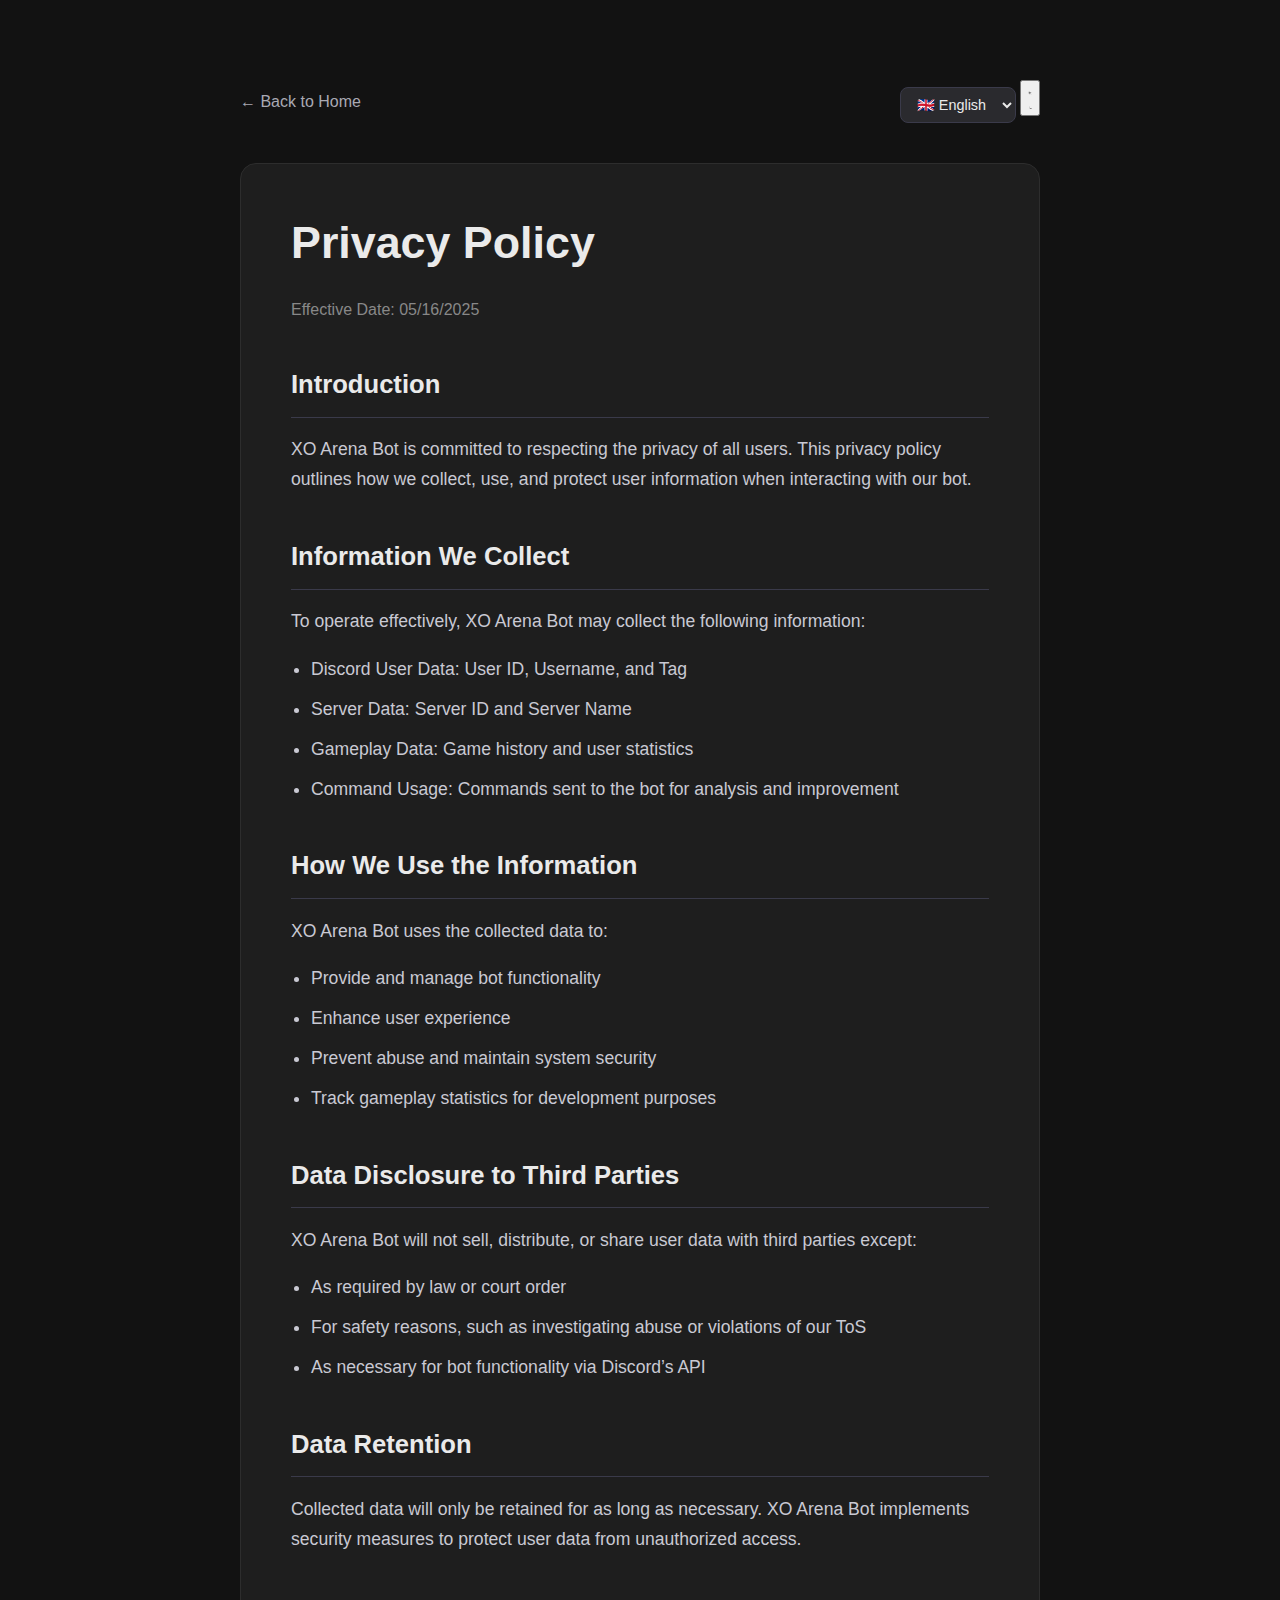
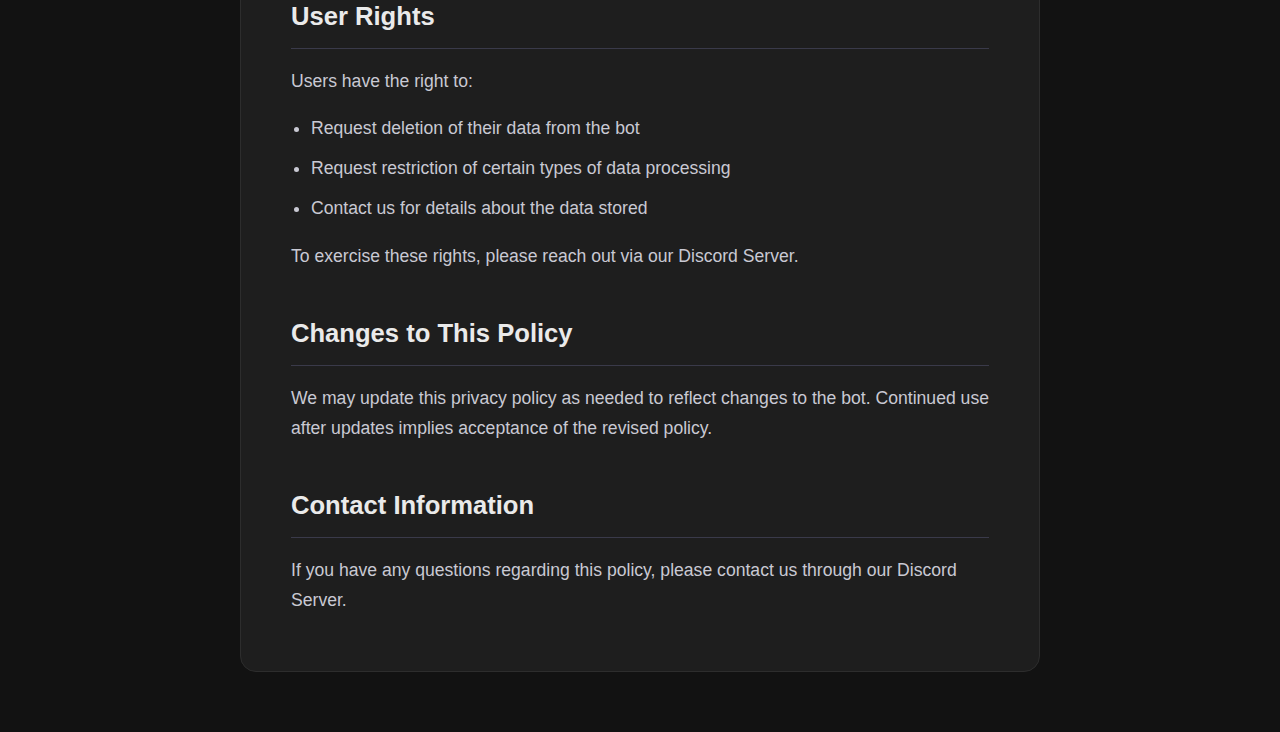
<file: privacy.html>
<!DOCTYPE html>
<html lang="en" data-theme="dark">
<head>
    <meta charset="UTF-8">
    <meta name="viewport" content="width=device-width, initial-scale=1.0">
    <title>Privacy Policy - XO Arena Bot</title>
    <link rel="stylesheet" href="legal.css">
    <link rel="icon" href="https://i.imgur.com/T5I0a1g.png">
</head>
<body>
    <div class="container">
        <header class="legal-header">
            <a href="index.html" class="back-link">← Back to Home</a>
            <div class="header-controls">
                <select id="lang-switcher">
                    <option value="en">🇬🇧 English</option>
                    <option value="th">🇹🇭 ไทย</option>
                    <option value="ja">🇯🇵 日本語</option>
                </select>
                <button id="theme-toggle" class="theme-button" aria-label="Toggle Theme">
                    <svg class="sun" xmlns="http://www.w3.org/2000/svg" viewBox="0 0 24 24" fill="currentColor"><path d="M12 2.25a.75.75 0 01.75.75v2.25a.75.75 0 01-1.5 0V3a.75.75 0 01.75-.75zM7.5 12a4.5 4.5 0 119 0 4.5 4.5 0 01-9 0zM18.894 6.106a.75.75 0 010 1.06l-1.591 1.59a.75.75 0 11-1.06-1.061l1.59-1.591a.75.75 0 011.062 0zM21.75 12a.75.75 0 01-.75.75h-2.25a.75.75 0 010-1.5H21a.75.75 0 01.75.75zM17.836 17.894a.75.75 0 011.06 0l1.591 1.591a.75.75 0 11-1.06 1.06l-1.591-1.59a.75.75 0 010-1.062zM12 21.75a.75.75 0 01-.75-.75v-2.25a.75.75 0 011.5 0V21a.75.75 0 01-.75.75zM5.106 17.894a.75.75 0 010-1.06l1.591-1.591a.75.75 0 111.06 1.06l-1.59 1.591a.75.75 0 01-1.062 0zM3 12a.75.75 0 01.75-.75h2.25a.75.75 0 010 1.5H3.75A.75.75 0 013 12zM6.164 7.164a.75.75 0 01-1.06 0L3.512 5.573a.75.75 0 011.06-1.06l1.591 1.59a.75.75 0 010 1.062z"/></svg>
                    <svg class="moon" xmlns="http://www.w3.org/2000/svg" viewBox="0 0 24 24" fill="currentColor"><path fill-rule="evenodd" d="M9.528 1.718a.75.75 0 01.162.819A8.97 8.97 0 009 6a9 9 0 009 9 8.97 8.97 0 004.463-.976.75.75 0 01.818.162l.522.522a.75.75 0 01-.102 1.071A9.353 9.353 0 0118 18a9.372 9.372 0 01-9.372-9.372 9.353 9.353 0 011.07-4.462l.522-.522a.75.75 0 011.072-.102z" clip-rule="evenodd" /></svg>
                </button>
            </div>
        </header>
        <main class="policy-box">
             <div class="lang-content" id="en-content">
                <h1>Privacy Policy</h1>
                <p class="effective-date">Effective Date: 05/16/2025</p>
                <h2>Introduction</h2><p>XO Arena Bot is committed to respecting the privacy of all users. This privacy policy outlines how we collect, use, and protect user information when interacting with our bot.</p>
                <h2>Information We Collect</h2><p>To operate effectively, XO Arena Bot may collect the following information:</p><ul><li>Discord User Data: User ID, Username, and Tag</li><li>Server Data: Server ID and Server Name</li><li>Gameplay Data: Game history and user statistics</li><li>Command Usage: Commands sent to the bot for analysis and improvement</li></ul>
                <h2>How We Use the Information</h2><p>XO Arena Bot uses the collected data to:</p><ul><li>Provide and manage bot functionality</li><li>Enhance user experience</li><li>Prevent abuse and maintain system security</li><li>Track gameplay statistics for development purposes</li></ul>
                <h2>Data Disclosure to Third Parties</h2><p>XO Arena Bot will not sell, distribute, or share user data with third parties except:</p><ul><li>As required by law or court order</li><li>For safety reasons, such as investigating abuse or violations of our ToS</li><li>As necessary for bot functionality via Discord’s API</li></ul>
                <h2>Data Retention</h2><p>Collected data will only be retained for as long as necessary. XO Arena Bot implements security measures to protect user data from unauthorized access.</p>
                <h2>User Rights</h2><p>Users have the right to:</p><ul><li>Request deletion of their data from the bot</li><li>Request restriction of certain types of data processing</li><li>Contact us for details about the data stored</li></ul><p>To exercise these rights, please reach out via our Discord Server.</p>
                <h2>Changes to This Policy</h2><p>We may update this privacy policy as needed to reflect changes to the bot. Continued use after updates implies acceptance of the revised policy.</p>
                <h2>Contact Information</h2><p>If you have any questions regarding this policy, please contact us through our Discord Server.</p>
            </div>
            <div class="lang-content" id="th-content" style="display:none;">
                <h1>นโยบายความเป็นส่วนตัว (Privacy Policy)</h1>
                <p class="effective-date">มีผลบังคับใช้: 16/05/2025</p>
                <h2>1. บทนำ</h2><p>XO Arena Bot ให้ความสำคัญกับความเป็นส่วนตัวของผู้ใช้ทุกคน นโยบายความเป็นส่วนตัวฉบับนี้มีขึ้นเพื่ออธิบายถึงการเก็บรวบรวม ใช้ และปกป้องข้อมูลของผู้ใช้ที่มีปฏิสัมพันธ์กับบอทของเรา</p>
                <h2>2. ข้อมูลที่เราเก็บรวบรวม</h2><p>เพื่อให้บอททำงานได้อย่างมีประสิทธิภาพ XO Arena Bot อาจเก็บข้อมูลต่อไปนี้:</p><ul><li>ข้อมูลผู้ใช้ Discord: ID ผู้ใช้, ชื่อผู้ใช้ และแท็กผู้ใช้</li><li>ข้อมูลเซิร์ฟเวอร์: ID เซิร์ฟเวอร์, ชื่อเซิร์ฟเวอร์</li><li>ข้อมูลการเล่นเกม: ประวัติการเล่นเกม, สถิติของผู้ใช้</li><li>ข้อความคำสั่งที่ใช้กับบอท: เพื่อวิเคราะห์และพัฒนาการทำงานของบอท</li></ul>
                <h2>3. วิธีการใช้ข้อมูล</h2><p>XO Arena Bot ใช้ข้อมูลที่เก็บรวบรวมเพื่อ:</p><ul><li>ให้บริการและจัดการฟังก์ชันของบอท</li><li>ปรับปรุงประสบการณ์การใช้งานของผู้ใช้</li><li>ป้องกันการใช้งานที่ไม่เหมาะสมและรักษาความปลอดภัยของระบบ</li><li>บันทึกสถิติของเกมเพื่อการพัฒนาและปรับปรุง</li></ul>
                <h2>4. การเปิดเผยข้อมูลแก่บุคคลที่สาม</h2><p>XO Arena Bot จะไม่ขาย แจกจ่าย หรือแชร์ ข้อมูลของผู้ใช้กับบุคคลที่สาม ยกเว้นกรณีต่อไปนี้:</p><ul><li>เป็นไปตามข้อกำหนดทางกฎหมาย หรือคำสั่งศาล</li><li>มีเหตุผลด้านความปลอดภัย เช่น การตรวจสอบพฤติกรรมที่ไม่เหมาะสมหรือการละเมิดข้อกำหนดการใช้งาน</li><li>จำเป็นสำหรับการให้บริการของบอทโดยใช้ API ของ Discord</li></ul>
                <h2>5. การเก็บรักษาข้อมูล</h2><p>ข้อมูลที่บอทเก็บรวบรวมจะถูกเก็บไว้ ตามระยะเวลาที่จำเป็น เท่านั้น XO Arena Bot จะดำเนินมาตรการรักษาความปลอดภัยเพื่อปกป้องข้อมูลของผู้ใช้จากการเข้าถึงที่ไม่ได้รับอนุญาต</p>
                <h2>6. สิทธิของผู้ใช้</h2><p>ผู้ใช้มีสิทธิ์ดังต่อไปนี้เกี่ยวกับข้อมูลของตน:</p><ul><li>ขอให้ลบข้อมูลที่บอทจัดเก็บเกี่ยวกับบัญชีของตน</li><li>ขอให้หยุดการประมวลผลข้อมูลบางประเภท</li><li>ติดต่อเพื่อขอรายละเอียดเพิ่มเติมเกี่ยวกับข้อมูลที่บอทจัดเก็บ</li></ul><p>หากต้องการใช้สิทธิ์เหล่านี้ กรุณาติดต่อเราที่ Discord Server.</p>
                <h2>7. การเปลี่ยนแปลงนโยบายความเป็นส่วนตัว</h2><p>เราอาจปรับปรุงนโยบายความเป็นส่วนตัวนี้เป็นครั้งคราวเพื่อให้สอดคล้องกับการเปลี่ยนแปลงของบอท การใช้บอทอย่างต่อเนื่องหลังจากมีการเปลี่ยนแปลงหมายถึงการยอมรับนโยบายที่ปรับปรุงใหม่</p>
                <h2>8. ข้อมูลติดต่อ</h2><p>หากคุณมีข้อสงสัยเกี่ยวกับนโยบายความเป็นส่วนตัว กรุณาติดต่อเราที่ Discord Server.</p>
            </div>
            <div class="lang-content" id="ja-content" style="display:none;">
                <h1>XO Arena Botのプライバシーポリシー</h1>
                <p class="effective-date">発効日: 2025/05/16</p>
                <h2>はじめに</h2><p>XO Arena Botは、すべてのユーザーのプライバシーを尊重することをお約束します。このプライバシーポリシーでは、当ボットとやり取りする際に収集される情報、その使用方法、および保護方法について説明します。</p>
                <h2>収集する情報</h2><p>XO Arena Botは、以下の情報を収集する場合があります:</p><ul><li>Discordユーザーデータ：ユーザーID、ユーザー名、タグ</li><li>サーバーデータ：サーバーID、サーバー名</li><li>ゲームプレイデータ：プレイ履歴、ユーザー統計</li><li>コマンド使用情報：ボットへのコマンド送信内容（分析・改善のため）</li></ul>
                <h2>情報の使用方法</h2><p>収集した情報は次の目的で使用されます:</p><ul><li>ボットの機能提供と管理</li><li>ユーザー体験の向上</li><li>悪用の防止とシステムの安全性の維持</li><li>ゲーム統計の記録と開発への活用</li></ul>
                <h2>第三者への情報開示</h2><p>以下の場合を除き、ユーザー情報を第三者に販売・配布・共有することはありません:</p><ul><li>法律や裁判所命令に従う必要がある場合</li><li>不正行為や規約違反の調査など、安全上の理由がある場合</li><li>Discord APIを通じたボット機能提供に必要な場合</li></ul>
                <h2>データの保存期間</h2><p>収集された情報は、必要な期間に限り保存されます。XO Arena Botは、不正アクセスからユーザー情報を保護するためのセキュリティ対策を実施しています。</p>
                <h2>ユーザーの権利</h2><p>ユーザーは以下の権利を有します:</p><ul><li>ボットが保持する自身のデータの削除を求める権利</li><li>特定のデータ処理の停止を求める権利</li><li>ボットが保持しているデータの詳細を問い合わせる権利</li></ul><p>これらの権利を行使するには、Discordサーバーにてご連絡ください。</p>
                <h2>プライバシーポリシーの変更</h2><p>当ポリシーは、ボットの変更に応じて随時更新される場合があります。更新後にボットを引き続き使用することで、改定後のポリシーに同意したものと見なされます。</p>
                <h2>お問い合わせ</h2><p>プライバシーポリシーに関するご質問は、Discordサーバーを通じてご連絡ください。</p>
            </div>
        </main>
    </div>
    <script src="page_script.js"></script>
</body>
</html>
</file>
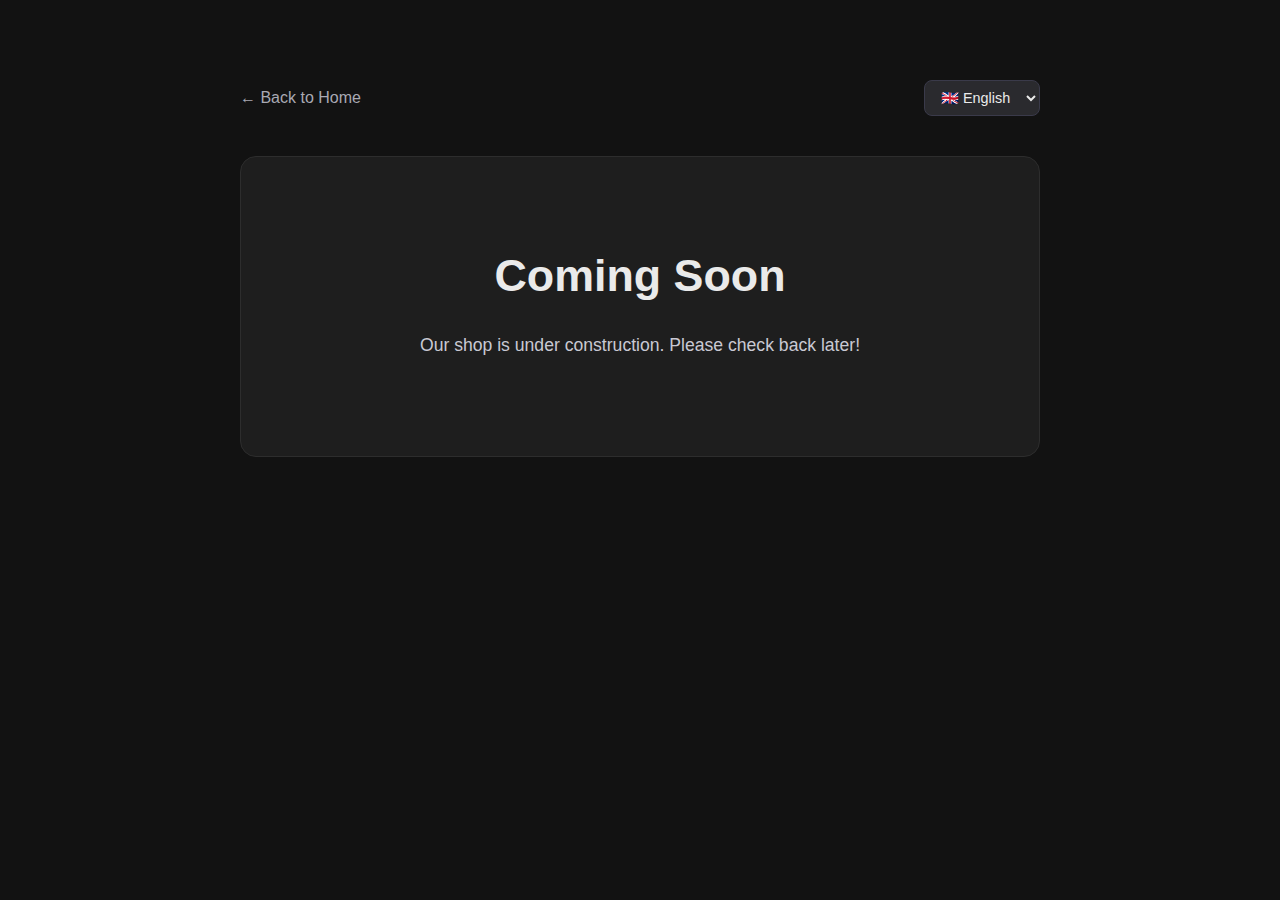
<file: shop.html>
<!DOCTYPE html>
<html lang="en">
<head>
    <meta charset="UTF-8">
    <meta name="viewport" content="width=device-width, initial-scale=1.0">
    <title>Shop - XO Arena Bot</title>
    <link rel="stylesheet" href="legal.css">
    <link rel="icon" href="https://i.imgur.com/T5I0a1g.png">
</head>
<body>
    <div class="container">
        <header class="legal-header">
            <a href="index.html" class="back-link">← Back to Home</a>
            <select id="lang-switcher">
                <option value="en">🇬🇧 English</option>
                <option value="th">🇹🇭 ไทย</option>
                <option value="ja">🇯🇵 日本語</option>
            </select>
        </header>
        <main class="policy-box coming-soon">
            <div id="en-content" class="lang-content">
                <h1>Coming Soon</h1>
                <p>Our shop is under construction. Please check back later!</p>
            </div>
            <div id="th-content" class="lang-content" style="display: none;">
                <h1>พบกันเร็วๆ นี้</h1>
                <p>ร้านค้าของเรากำลังอยู่ในระหว่างการพัฒนา โปรดกลับมาตรวจสอบอีกครั้งในภายหลัง!</p>
            </div>
            <div id="ja-content" class="lang-content" style="display: none;">
                <h1>近日公開</h1>
                <p>ショップは現在準備中です。後ほどもう一度ご確認ください！</p>
            </div>
        </main>
    </div>
    <script>
        document.addEventListener('DOMContentLoaded', () => {
            const langSwitcher = document.getElementById('lang-switcher');
            const contentDivs = document.querySelectorAll('.lang-content');
            const setPageLanguage = (lang) => {
                contentDivs.forEach(div => { div.style.display = 'none'; });
                const activeDiv = document.getElementById(lang + '-content');
                if (activeDiv) { activeDiv.style.display = 'block'; }
                localStorage.setItem('xo-arena-lang', lang);
                langSwitcher.value = lang;
            };
            langSwitcher.addEventListener('change', (e) => setPageLanguage(e.target.value));
            setPageLanguage(localStorage.getItem('xo-arena-lang') || 'en');
        });
    </script>
</body>
</html>
</file>
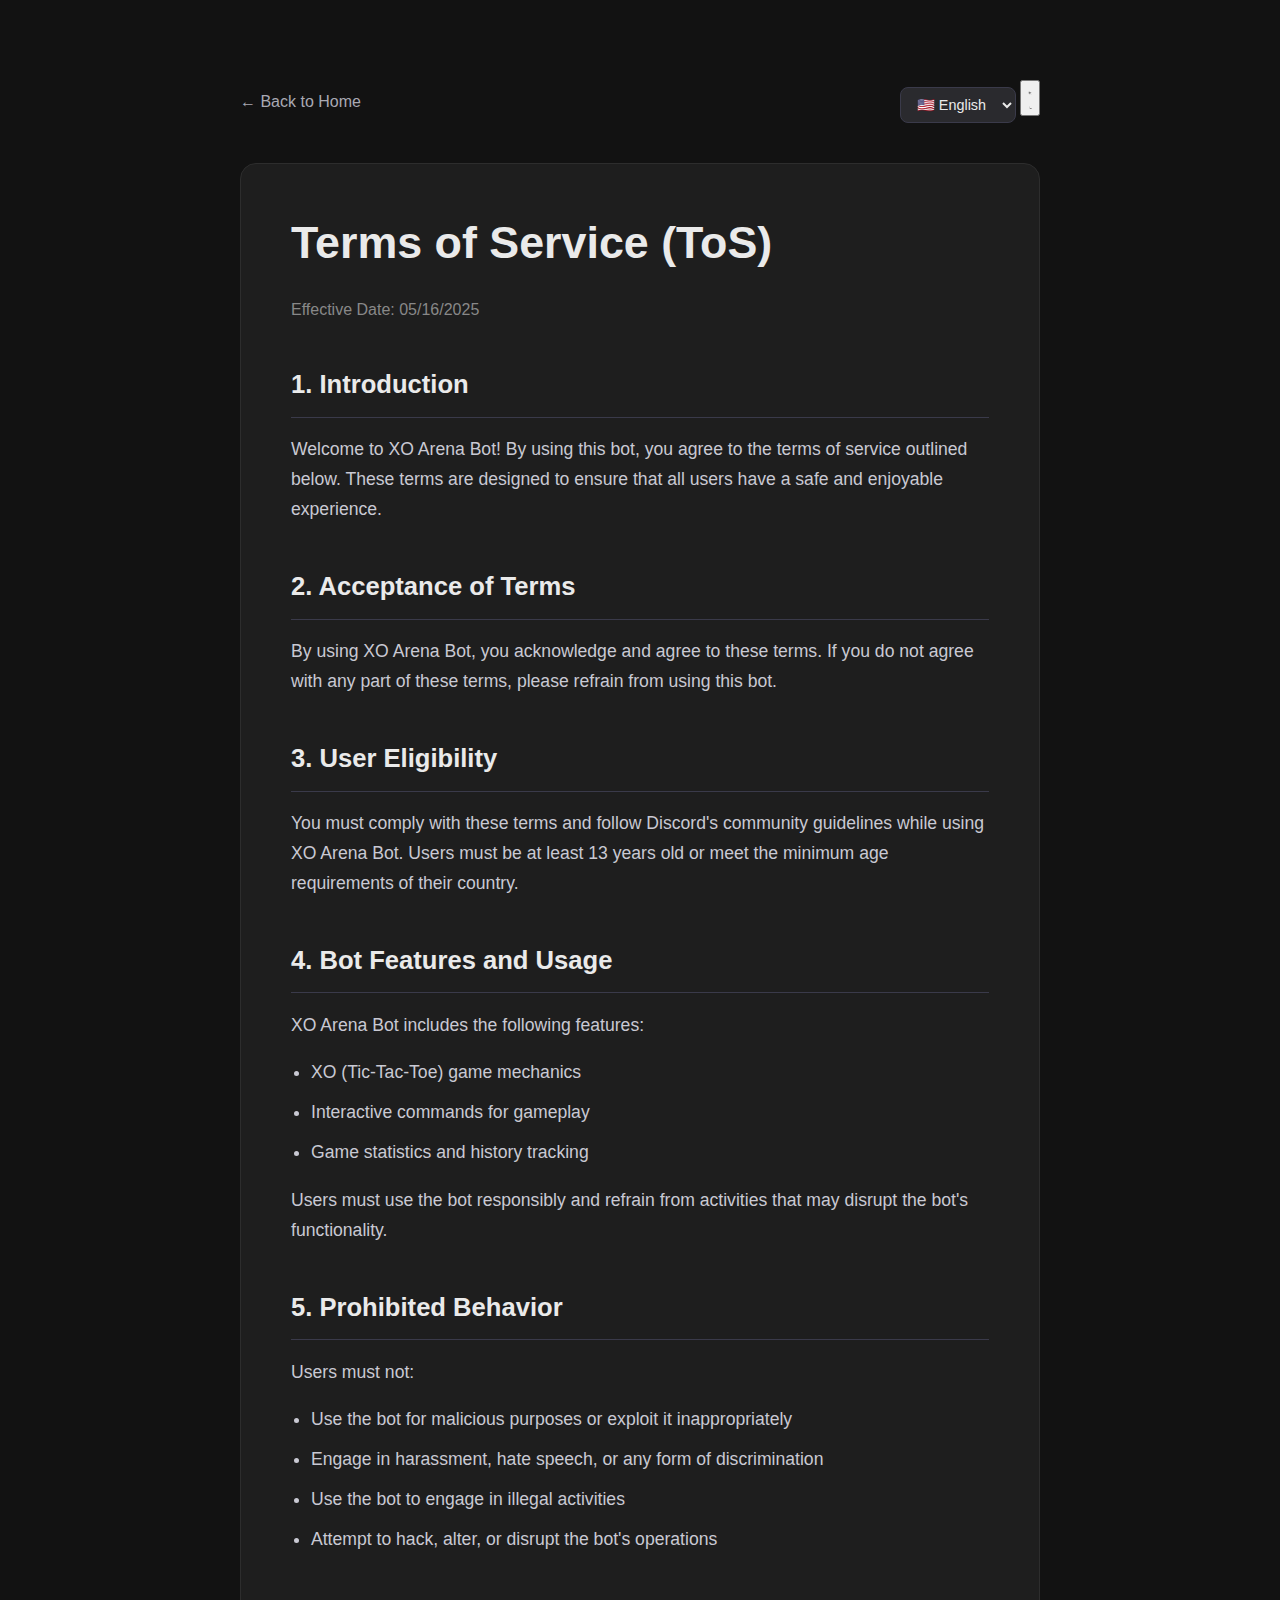
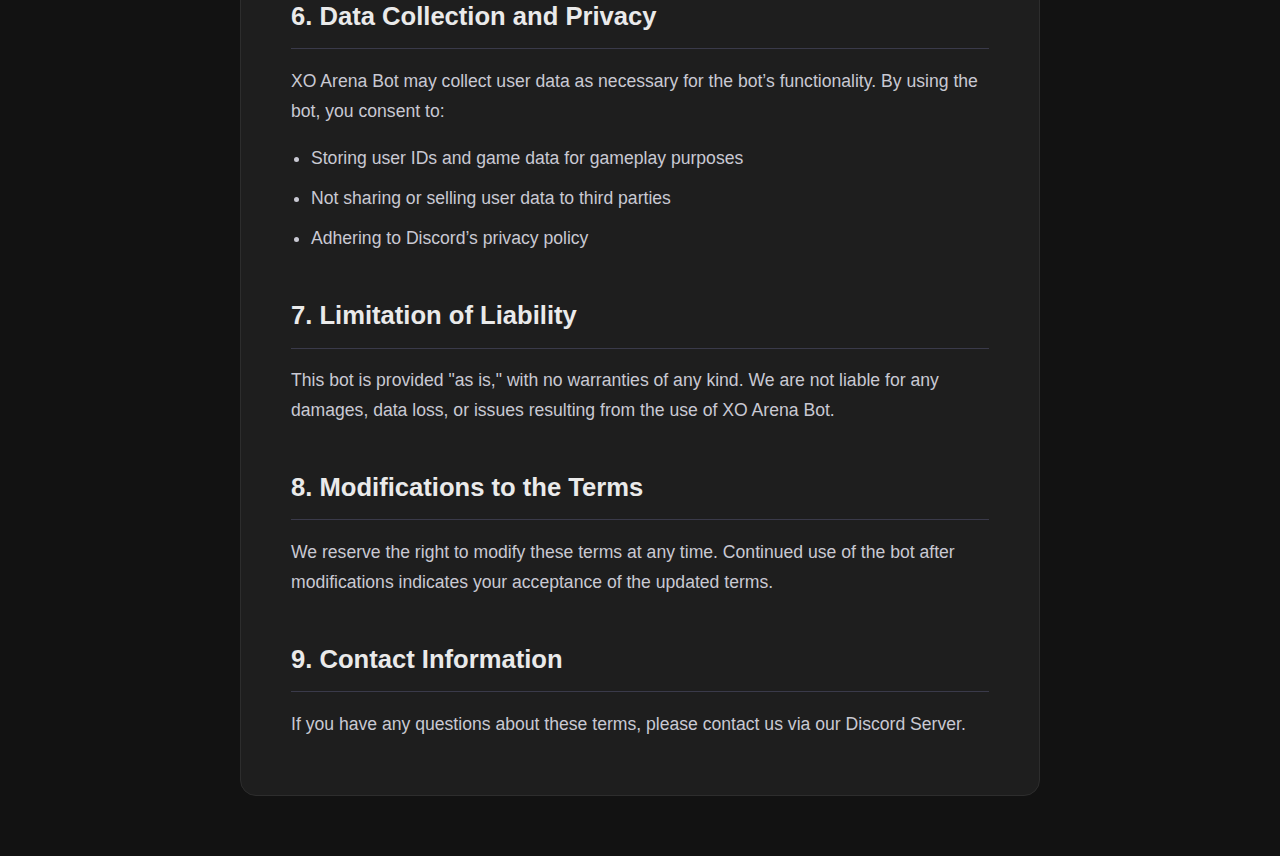
<file: terms.html>
<!DOCTYPE html>
<html lang="en" data-theme="dark">
<head>
    <meta charset="UTF-8">
    <meta name="viewport" content="width=device-width, initial-scale=1.0">
    <title>Terms of Service - XO Arena Bot</title>
    <link rel="stylesheet" href="legal.css">
    <link rel="icon" href="https://media.discordapp.net/attachments/1342602380117803112/1401112084112212009/XO_Icon.png?ex=6896ffd0&is=6895ae50&hm=cba1c77cb617a18754345de340f51bbed9b9a8c71bb46a550fb55108d6b71130&=&format=webp&quality=lossless&width=438&height=438">
</head>
<body>
    <div class="container">
        <header class="legal-header">
            <a href="index.html" class="back-link">← Back to Home</a>
            <div class="header-controls">
                <select id="lang-switcher">
                    <option value="en">🇺🇸 English</option>
                    <option value="th">🇹🇭 ไทย</option>
                    <option value="ja">🇯🇵 日本語</option>
                </select>
                <button id="theme-toggle" class="theme-button" aria-label="Toggle Theme">
                    <svg class="sun" xmlns="http://www.w3.org/2000/svg" viewBox="0 0 24 24" fill="currentColor"><path d="M12 2.25a.75.75 0 01.75.75v2.25a.75.75 0 01-1.5 0V3a.75.75 0 01.75-.75zM7.5 12a4.5 4.5 0 119 0 4.5 4.5 0 01-9 0zM18.894 6.106a.75.75 0 010 1.06l-1.591 1.59a.75.75 0 11-1.06-1.061l1.59-1.591a.75.75 0 011.062 0zM21.75 12a.75.75 0 01-.75.75h-2.25a.75.75 0 010-1.5H21a.75.75 0 01.75.75zM17.836 17.894a.75.75 0 011.06 0l1.591 1.591a.75.75 0 11-1.06 1.06l-1.591-1.59a.75.75 0 010-1.062zM12 21.75a.75.75 0 01-.75-.75v-2.25a.75.75 0 011.5 0V21a.75.75 0 01-.75.75zM5.106 17.894a.75.75 0 010-1.06l1.591-1.591a.75.75 0 111.06 1.06l-1.59 1.591a.75.75 0 01-1.062 0zM3 12a.75.75 0 01.75-.75h2.25a.75.75 0 010 1.5H3.75A.75.75 0 013 12zM6.164 7.164a.75.75 0 01-1.06 0L3.512 5.573a.75.75 0 011.06-1.06l1.591 1.59a.75.75 0 010 1.062z"/></svg>
                    <svg class="moon" xmlns="http://www.w3.org/2000/svg" viewBox="0 0 24 24" fill="currentColor"><path fill-rule="evenodd" d="M9.528 1.718a.75.75 0 01.162.819A8.97 8.97 0 009 6a9 9 0 009 9 8.97 8.97 0 004.463-.976.75.75 0 01.818.162l.522.522a.75.75 0 01-.102 1.071A9.353 9.353 0 0118 18a9.372 9.372 0 01-9.372-9.372 9.353 9.353 0 011.07-4.462l.522-.522a.75.75 0 011.072-.102z" clip-rule="evenodd" /></svg>
                </button>
            </div>
        </header>
        <main class="policy-box">
            <div class="lang-content" id="en-content">
                <h1>Terms of Service (ToS)</h1>
                <p class="effective-date">Effective Date: 05/16/2025</p>
                <h2>1. Introduction</h2><p>Welcome to XO Arena Bot! By using this bot, you agree to the terms of service outlined below. These terms are designed to ensure that all users have a safe and enjoyable experience.</p>
                <h2>2. Acceptance of Terms</h2><p>By using XO Arena Bot, you acknowledge and agree to these terms. If you do not agree with any part of these terms, please refrain from using this bot.</p>
                <h2>3. User Eligibility</h2><p>You must comply with these terms and follow Discord's community guidelines while using XO Arena Bot. Users must be at least 13 years old or meet the minimum age requirements of their country.</p>
                <h2>4. Bot Features and Usage</h2><p>XO Arena Bot includes the following features:</p><ul><li>XO (Tic-Tac-Toe) game mechanics</li><li>Interactive commands for gameplay</li><li>Game statistics and history tracking</li></ul><p>Users must use the bot responsibly and refrain from activities that may disrupt the bot's functionality.</p>
                <h2>5. Prohibited Behavior</h2><p>Users must not:</p><ul><li>Use the bot for malicious purposes or exploit it inappropriately</li><li>Engage in harassment, hate speech, or any form of discrimination</li><li>Use the bot to engage in illegal activities</li><li>Attempt to hack, alter, or disrupt the bot's operations</li></ul>
                <h2>6. Data Collection and Privacy</h2><p>XO Arena Bot may collect user data as necessary for the bot’s functionality. By using the bot, you consent to:</p><ul><li>Storing user IDs and game data for gameplay purposes</li><li>Not sharing or selling user data to third parties</li><li>Adhering to Discord’s privacy policy</li></ul>
                <h2>7. Limitation of Liability</h2><p>This bot is provided "as is," with no warranties of any kind. We are not liable for any damages, data loss, or issues resulting from the use of XO Arena Bot.</p>
                <h2>8. Modifications to the Terms</h2><p>We reserve the right to modify these terms at any time. Continued use of the bot after modifications indicates your acceptance of the updated terms.</p>
                <h2>9. Contact Information</h2><p>If you have any questions about these terms, please contact us via our Discord Server.</p>
            </div>
            <div class="lang-content" id="th-content" style="display:none;">
                <h1>ข้อกำหนดในการให้บริการ (ToS)</h1>
                <p class="effective-date">มีผลบังคับใช้: 16/05/2025</p>
                <h2>1. บทนำ</h2><p>ยินดีต้อนรับสู่ XO Arena Bot! การใช้บอทนี้ถือว่าคุณยอมรับข้อกำหนดในการให้บริการนี้ ข้อกำหนดเหล่านี้ถูกออกแบบมาเพื่อให้แน่ใจว่าผู้ใช้ทุกคนจะได้รับประสบการณ์ที่ปลอดภัยและสนุกสนาน</p>
                <h2>2. การยอมรับข้อกำหนด</h2><p>เมื่อใช้ XO Arena Bot คุณรับทราบและยอมรับข้อกำหนดเหล่านี้ หากคุณไม่เห็นด้วยกับข้อกำหนดใด ๆ กรุณาอย่าใช้บอทนี้</p>
                <h2>3. คุณสมบัติของผู้ใช้</h2><p>คุณต้องปฏิบัติตามข้อกำหนดในการให้บริการและแนวทางของชุมชน Discord ขณะใช้ XO Arena Bot ผู้ใช้ต้องมีอายุอย่างน้อย 13 ปี หรือเป็นไปตามข้อกำหนดอายุขั้นต่ำของประเทศของตน</p>
                <h2>4. คุณสมบัติของบอทและการใช้งาน</h2><p>XO Arena Bot มีคุณสมบัติดังต่อไปนี้:</p><ul><li>กลไกการเล่นเกม XO (Tic-Tac-Toe)</li><li>คำสั่งโต้ตอบสำหรับการเล่นเกม</li><li>การบันทึกสถิติและประวัติการเล่นเกม</li></ul><p>ผู้ใช้ต้องใช้บอทอย่างมีความรับผิดชอบและไม่ดำเนินกิจกรรมที่อาจรบกวนการทำงานของบอท</p>
                <h2>5. พฤติกรรมต้องห้าม</h2><p>ผู้ใช้ต้องไม่:</p><ul><li>ใช้บอทเพื่อหาผลประโยชน์หรือใช้บอทในทางที่ผิด</li><li>คุกคาม, ใช้คำพูดแสดงความเกลียดชัง หรือเลือกปฏิบัติในทางใดทางหนึ่ง</li><li>ใช้บอทเพื่อดำเนินกิจกรรมที่ผิดกฎหมาย</li><li>พยายามแฮ็ก, ดัดแปลง หรือรบกวนการทำงานของบอท</li></ul>
                <h2>6. การเก็บข้อมูลและความเป็นส่วนตัว</h2><p>XO Arena Bot อาจมีการเก็บข้อมูลผู้ใช้ในขอบเขตที่จำเป็นต่อการทำงานของบอท โดยการใช้บอทถือว่าคุณยินยอมให้:</p><ul><li>จัดเก็บ ID ผู้ใช้และข้อมูลเกมเพื่อวัตถุประสงค์ในการเล่นเกม</li><li>ไม่เปิดเผยหรือขายข้อมูลผู้ใช้ให้กับบุคคลที่สาม</li><li>ปฏิบัติตามนโยบายความเป็นส่วนตัวของ Discord</li></ul>
                <h2>7. ข้อจำกัดความรับผิดชอบ</h2><p>บอทนี้ให้บริการ "ตามสภาพ" โดยไม่มีการรับประกันใด ๆ เราจะไม่รับผิดชอบต่อความเสียหาย, การสูญเสียข้อมูล หรือปัญหาที่เกิดจากการใช้ XO Arena Bot</p>
                <h2>8. การเปลี่ยนแปลงข้อกำหนด</h2><p>เราขอสงวนสิทธิ์ในการแก้ไขข้อกำหนดในการให้บริการได้ตลอดเวลา การใช้บอทอย่างต่อเนื่องหลังจากมีการเปลี่ยนแปลง หมายถึงการยอมรับข้อกำหนดที่อัปเดต</p>
                <h2>9. ข้อมูลติดต่อ</h2><p>หากคุณมีคำถามเกี่ยวกับข้อกำหนดในการให้บริการนี้ กรุณาติดต่อเราที่ Discord Server</p>
            </div>
            <div class="lang-content" id="ja-content" style="display:none;">
                <h1>XO Arena Botの利用規約</h1>
                <p class="effective-date">発効日: 2025/05/16</p>
                <h2>はじめに</h2><p>XO Arena Botへようこそ！このボットを使用することにより、以下の利用規約に同意したことになります。これらの規約は、すべてのユーザーが安全で楽しい体験をできるように設計されています。</p>
                <h2>規約の受諾</h2><p>XO Arena Botを使用することにより、これらの規約に同意したことになります。規約のいずれかに同意しない場合は、このボットを使用しないでください。</p>
                <h2>ユーザーの資格</h2><p>XO Arena Botを使用する際は、これらの規約とDiscordのコミュニティガイドラインに従う必要があります。ユーザーは最低でも13歳であるか、居住国の最低年齢要件を満たしている必要があります。</p>
                <h2>ボットの機能と使用</h2><p>XO Arena Botには以下の機能があります:</p><ul><li>XO (三目並べ) ゲームの仕組み</li><li>ゲームプレイのためのインタラクティブなコマンド</li><li>ゲーム統計と履歴の追跡</li></ul><p>ユーザーはボットを責任を持って使用し、ボットの機能を妨げる行為をしないでください。</p>
                <h2>禁止されている行為</h2><p>ユーザーは以下の行為を行ってはなりません:</p><ul><li>ボットを悪用したり不正に使用すること</li><li>嫌がらせ、ヘイトスピーチ、または差別的な行為</li><li>ボットを使用して違法な活動に関与すること</li><li>ボットをハッキングしたり変更したり、運営を妨げること</li></ul>
                <h2>データ収集とプライバシー</h2><p>XO Arena Botは、ボットの機能に必要な範囲でユーザーデータを収集する場合があります。ボットを使用することにより、以下に同意したことになります:</p><ul><li>ゲームプレイの目的でユーザーIDとゲームデータを保存すること</li><li>ユーザーデータを第三者に公開したり販売したりしないこと</li><li>Discordのプライバシーポリシーを遵守すること</li></ul>
                <h2>責任の制限</h2><p>このボットは「現状のまま」提供されており、いかなる保証もありません。XO Arena Botの使用による損害、データの喪失、または問題については責任を負いません。</p>
                <h2>規約の変更</h2><p>私たちは、これらの規約を随時変更する権利を保留します。変更後にボットを引き続き使用することは、更新された規約に同意したことを意味します。</p>
                <h2>お問い合わせ</h2><p>これらの規約に関して質問がある場合は、Discordサーバーまでご連絡ください。</p>
            </div>
        </main>
    </div>
    <script src="page_script.js"></script>
</body>
</html>
</file>
<file: legal.css>
body {
    font-family: -apple-system, BlinkMacSystemFont, "Segoe UI", Roboto, Helvetica, Arial, sans-serif;
    background-color: #121212; color: #EAEAEA;
    line-height: 1.7; margin: 0; padding: 20px;
}
.container { max-width: 800px; margin: 40px auto; }
.legal-header {
    display: flex; justify-content: space-between; align-items: center;
    padding: 20px 0; margin-bottom: 20px;
}
.back-link { color: #a9a9b3; text-decoration: none; font-size: 1rem; transition: color 0.2s ease-in-out; }
.back-link:hover { color: #ffffff; }
#lang-switcher {
    background-color: #2a2a2e; color: #EAEAEA; border: 1px solid #3a3a4a;
    border-radius: 8px; padding: 8px 12px; font-size: 0.9rem; cursor: pointer;
}
.policy-box {
    background-color: #1e1e1e; border-radius: 16px;
    padding: 40px 50px; border: 1px solid #2d2d2d;
}
.coming-soon { text-align: center; padding-top: 80px; padding-bottom: 80px; }
.policy-box h1 { font-size: 2.8rem; font-weight: 700; margin-top: 0; margin-bottom: 10px; }
.policy-box .effective-date { color: #888; margin-bottom: 40px; font-size: 1rem; }
.policy-box h2 {
    font-size: 1.6rem; font-weight: 600; margin-top: 40px; margin-bottom: 15px;
    border-bottom: 1px solid #3a3a4a; padding-bottom: 10px;
}
.policy-box p { color: #c9c9d3; margin-bottom: 15px; font-size: 1.1rem; }
.policy-box ul { color: #c9c9d3; padding-left: 20px; font-size: 1.1rem; }
.policy-box li { margin-bottom: 10px; }
</file>
